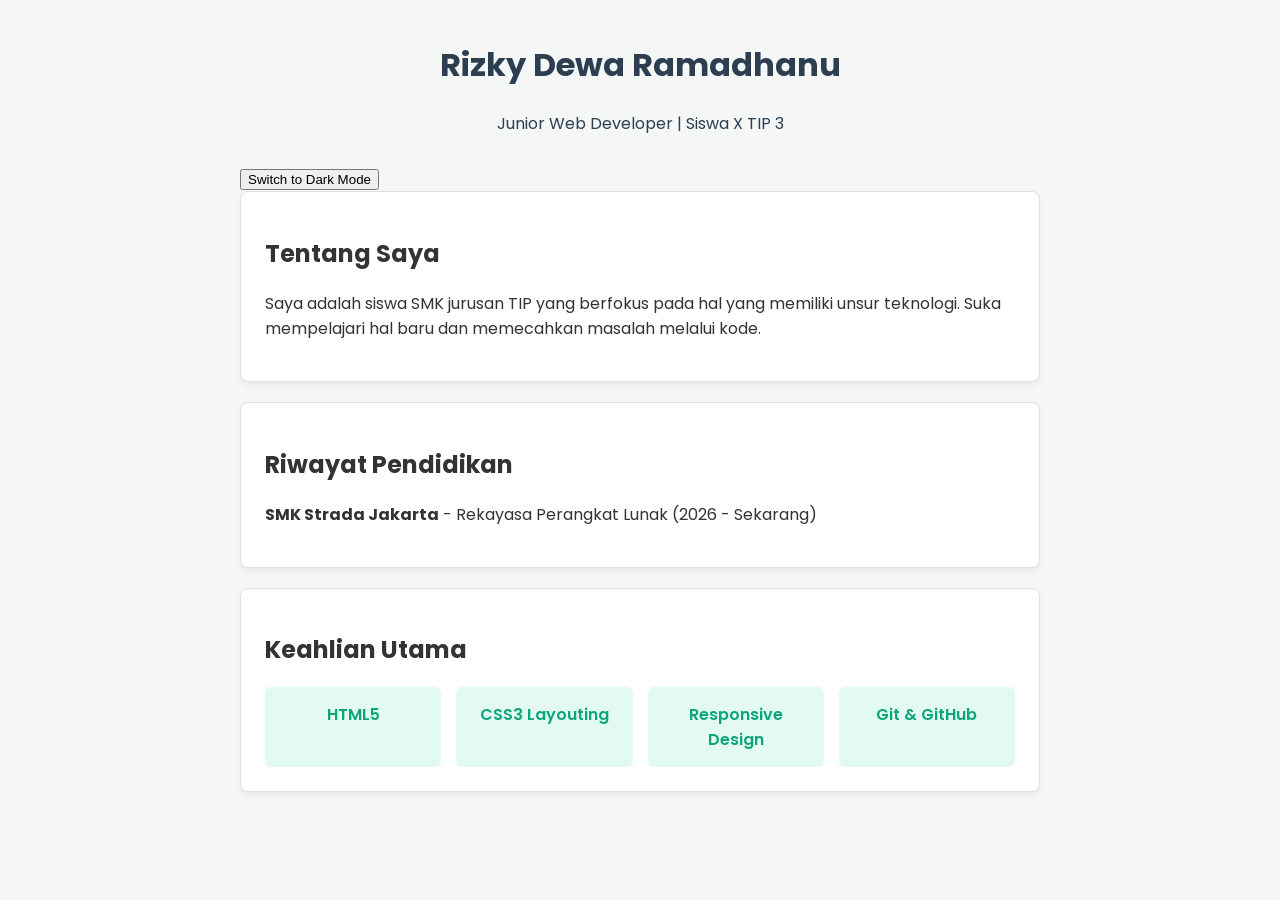
<file: Jobsheet dewa (2)/Jobsheet dewa/Dewa/Jobsheet 3/index.html>
<!DOCTYPE html>
<html lang="en">
<head>
    <meta charset="UTF-8">
    <meta name="viewport" content="width=device-width, initial-scale=1.0">
    <title>Document</title>
    <link rel="stylesheet" href="style.css">
</head>
<body>
    <div class="cv-container">
        <header class="cv-header">
            <h1>Rizky Dewa Ramadhanu</h1>
            <p>Junior Web Developer | Siswa X TIP 3</p>
        </header>
        <div class="toggle-container">
            <button class="btn-toggle" id="themeToggleBtn"> 
                Switch to Dark Mode
            </button>
        </div>
        <section class="cv-card">
            <h2>Tentang Saya</h2>
            <p>Saya adalah siswa SMK jurusan TIP yang berfokus pada hal yang memiliki unsur teknologi. Suka mempelajari hal baru dan memecahkan masalah melalui kode.</p>
        </section>
        <section class="cv-card">
            <h2>Riwayat Pendidikan</h2>
            <p><strong>SMK Strada Jakarta</strong> - Rekayasa Perangkat Lunak (2026 - Sekarang)</p>
        </section>
        <section class="cv-card">
            <h2>Keahlian Utama</h2>
            <div class="skills-container">
                <div class="skill-item">HTML5</div>
                <div class="skill-item">CSS3 Layouting</div>
                <div class="skill-item">Responsive Design</div>
                <div class="skill-item">Git & GitHub</div>
            </div>
        </section>
    </div>
    <script src="script.js"></script>
</body>
</html>
</file>
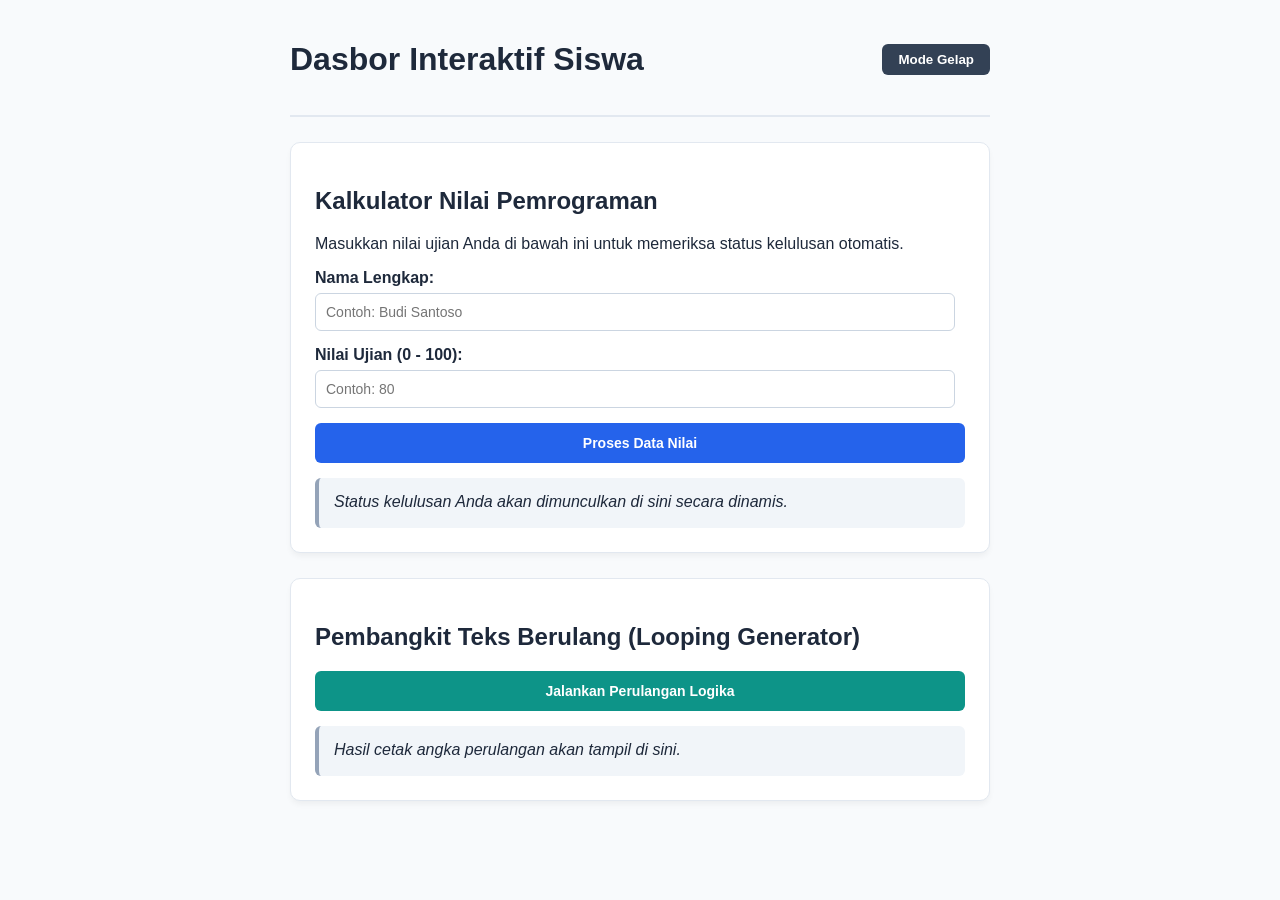
<file: Jobsheet dewa (2)/Jobsheet dewa/Dewa/Jobsheet 4/index.html>
<!DOCTYPE html>
<html lang="id">
<head>
    <meta charset="UTF-8">
    <meta name="viewport" content="width=device-width, initial-scale=1.0">
    <title>Web Interaktif JavaScript - X TIP</title>
    <link rel="stylesheet" href="style.css">
</head>
<body>

    <div class="main-container">


        <header class="web-header">
            <h1>Dasbor Interaktif Siswa</h1>
            <button id="btn-toggle" class="toggle-theme">Mode Gelap</button>
        </header>


        <section class="widget-card">
            <h2>Kalkulator Nilai Pemrograman</h2>
            <p>Masukkan nilai ujian Anda di bawah ini untuk memeriksa status kelulusan otomatis.</p>

            <div class="input-group">
                <label for="input-nama">Nama Lengkap:</label>
                <input type="text" id="input-nama" placeholder="Contoh: Budi Santoso">
            </div>

            <div class="input-group">
                <label for="input-nilai">Nilai Ujian (0 - 100):</label>
                <input type="number" id="input-nilai" placeholder="Contoh: 80">
            </div>

            <button id="btn-proses" class="action-btn">Proses Data Nilai</button>


            <div id="box-hasil" class="result-box">
                Status kelulusan Anda akan dimunculkan di sini secara dinamis.
            </div>
        </section>


        <section class="widget-card">
            <h2>Pembangkit Teks Berulang (Looping Generator)</h2>

            <button id="btn-loop" class="action-btn variant-btn">
                Jalankan Perulangan Logika
            </button>

            <div id="box-loop" class="result-box">
                Hasil cetak angka perulangan akan tampil di sini.
            </div>
        </section>

    </div>

    <script src="script.js"></script>
</body>
</html>
</file>
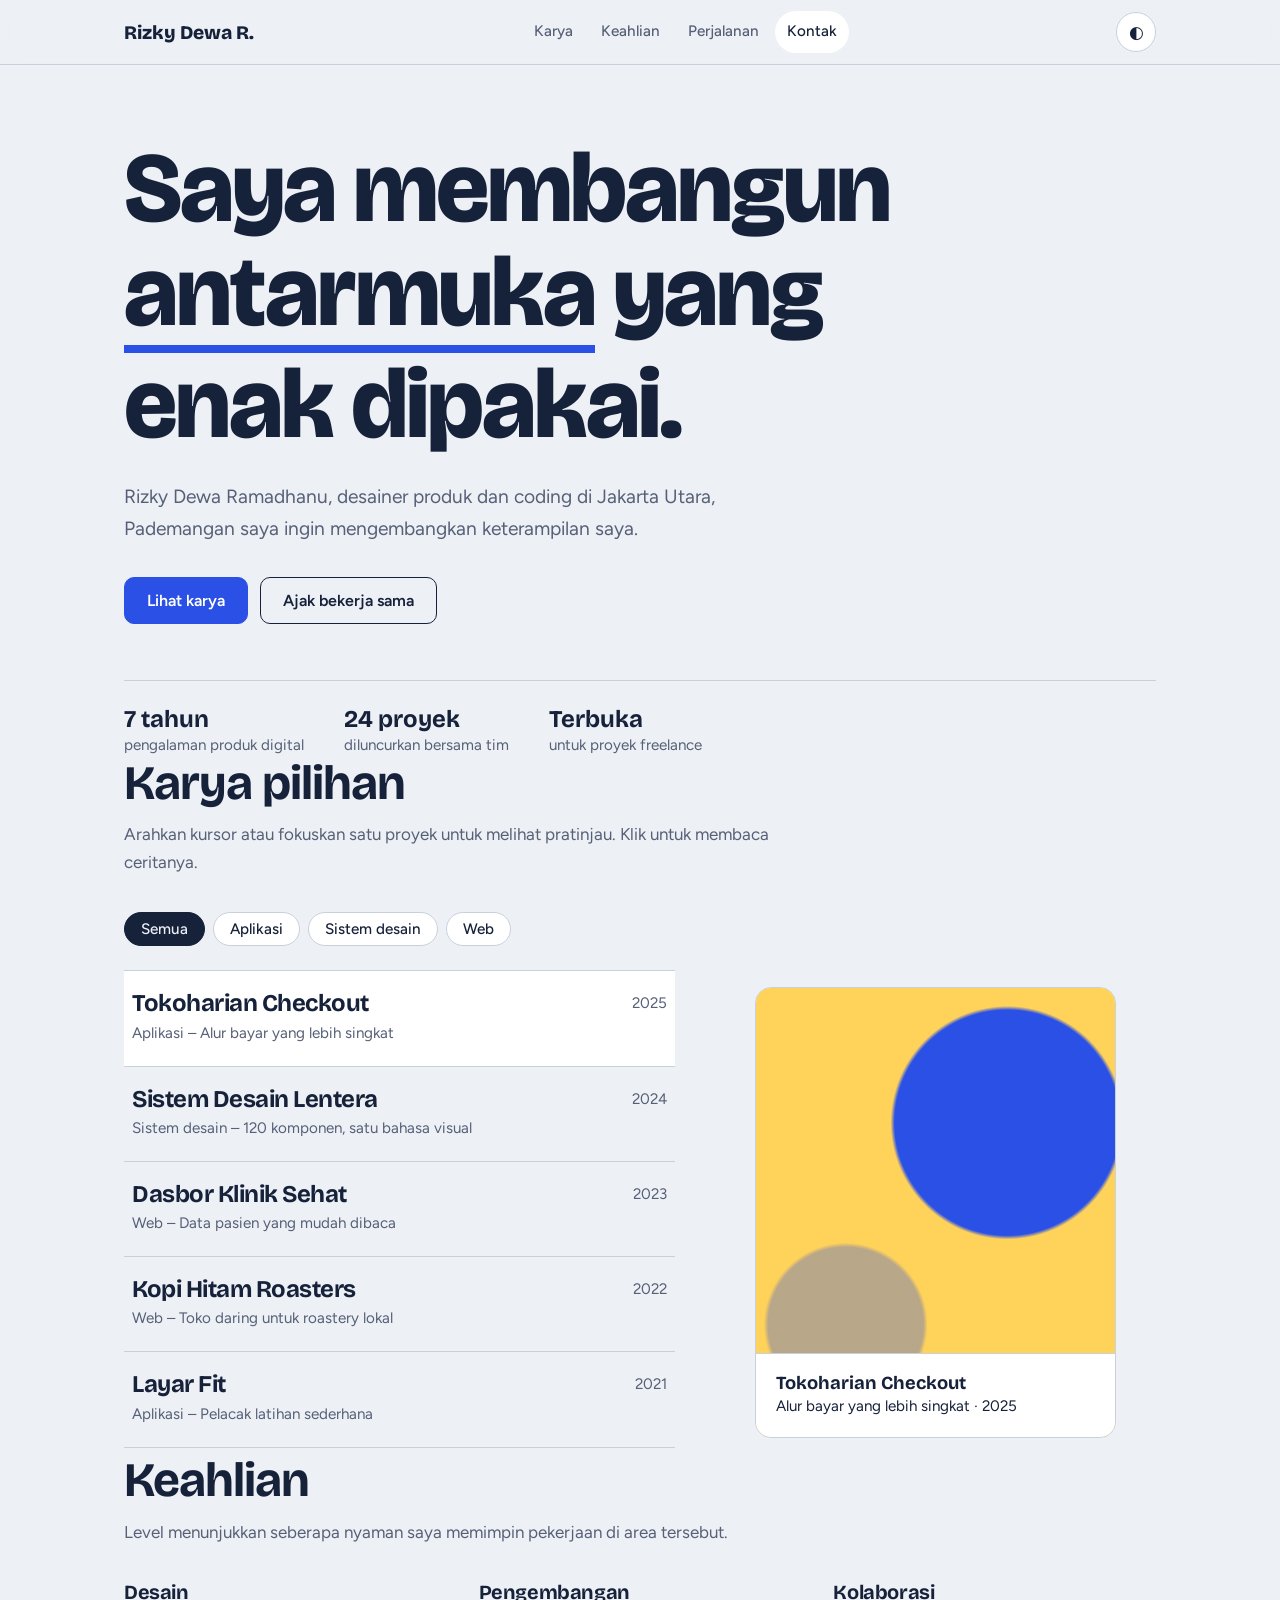
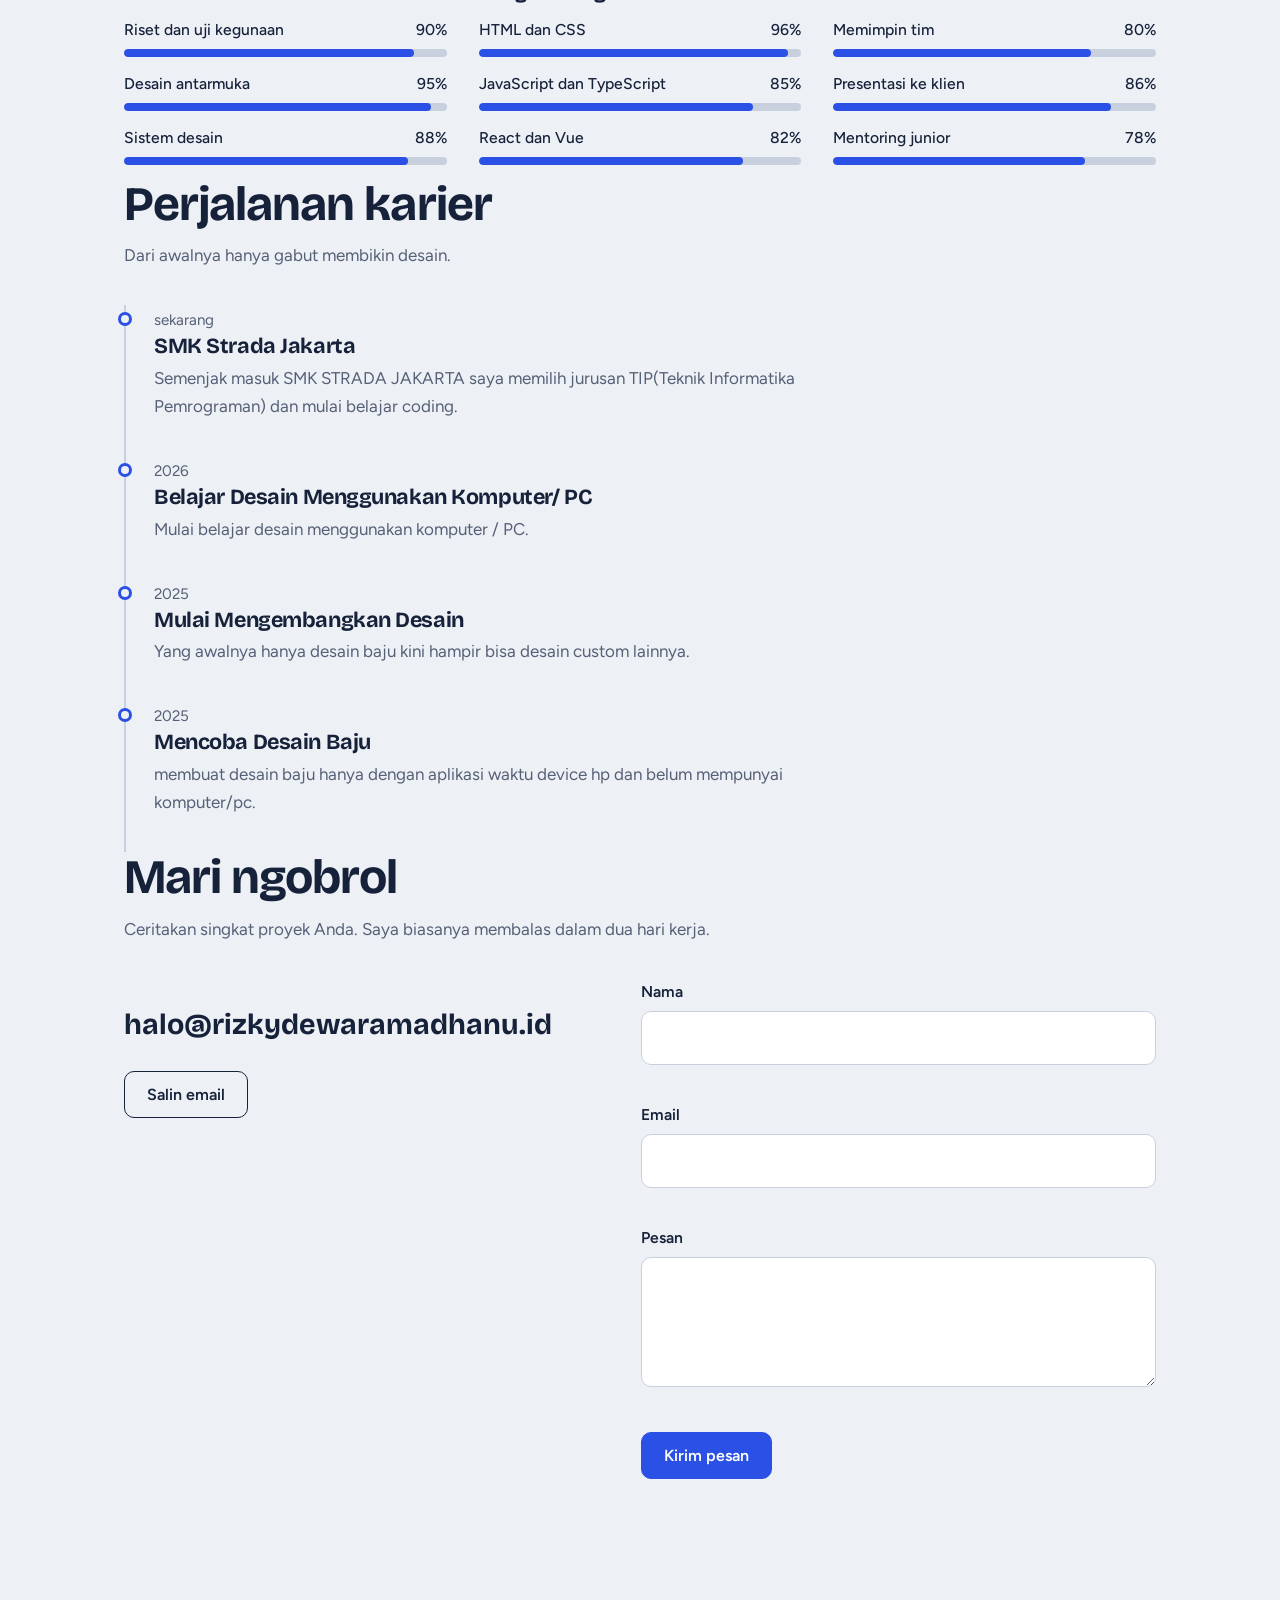
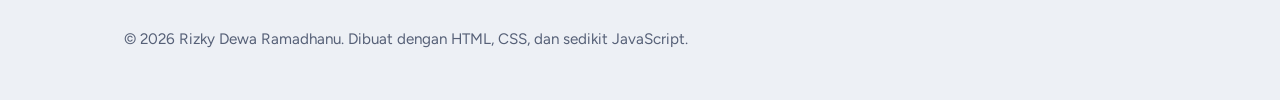
<file: Jobsheet dewa (2)/Jobsheet dewa/Dewa/Jobsheet 6/index.html>
<!DOCTYPE html>
<html lang="id">
<head>
<meta charset="utf-8">
<meta name="viewport" content="width=device-width, initial-scale=1, viewport-fit=cover">
<title>Rizky Dewa Ramadhanu – Desainer & Developer Web</title>
<link rel="preconnect" href="https://fonts.googleapis.com">
<link href="https://fonts.googleapis.com/css2?family=Bricolage+Grotesque:opsz,wght@12..96,500;12..96,700;12..96,800&family=Figtree:wght@400;500;600&display=swap" rel="stylesheet">
<style>
:root{--bg:#EDF0F5;--surface:#fff;--ink:#16213A;--muted:#566077;--line:#C9D0DD;--accent:#2B50E6;--on-accent:#fff;--hl:#FFD25A;
--display:"Bricolage Grotesque","Trebuchet MS",sans-serif;--body:"Figtree",system-ui,-apple-system,"Segoe UI",sans-serif;
box-sizing:border-box;padding-top:env(safe-area-inset-top,0px);padding-bottom:env(safe-area-inset-bottom,0px);color-scheme:light}
@media (prefers-color-scheme:dark){:root:not([data-theme="light"]){--bg:#0F1526;--surface:#172039;--ink:#E8ECF6;--muted:#9BA7C0;--line:#2A3452;--accent:#86A0FF;--on-accent:#0D1330;--hl:#FFD25A;color-scheme:dark}}
:root[data-theme="dark"]{--bg:#0F1526;--surface:#172039;--ink:#E8ECF6;--muted:#9BA7C0;--line:#2A3452;--accent:#86A0FF;--on-accent:#0D1330;--hl:#FFD25A;color-scheme:dark}
*,*::before,*::after{box-sizing:inherit}
html{scroll-behavior:smooth;scroll-padding-top:calc(72px + env(safe-area-inset-top,0px))}
body{margin:0;background:var(--bg);color:var(--ink);font:400 1.0625rem/1.65 var(--body);-webkit-font-smoothing:antialiased}
body::before{content:"";position:fixed;inset:0 0 auto;height:env(safe-area-inset-top,0px);background:var(--bg);z-index:10}
h1,h2,h3{font-family:var(--display);line-height:1.05;margin:0;letter-spacing:-.02em}
a{color:inherit}
:focus-visible{outline:3px solid var(--accent);outline-offset:3px;border-radius:4px}
.wrap{max-width:1080px;margin:0 auto;padding:0 24px}
section{padding:88px 0 0}
h2{font-size:clamp(2rem,4.5vw,3rem);font-weight:700;margin-bottom:12px}
.lead{color:var(--muted);max-width:60ch;margin:0 0 36px}
/* nav */
header{position:sticky;top:env(safe-area-inset-top,0px);z-index:20;background:color-mix(in srgb,var(--bg) 88%,transparent);backdrop-filter:blur(10px);border-bottom:1px solid var(--line)}
.nav{display:flex;align-items:center;justify-content:space-between;height:64px;gap:16px}
.logo{font:800 1.2rem var(--display);text-decoration:none}
.nav ul{display:flex;gap:4px;list-style:none;margin:0;padding:0;overflow-x:auto}
.nav li a{display:block;padding:8px 12px;border-radius:999px;text-decoration:none;font-weight:500;font-size:.95rem;color:var(--muted);white-space:nowrap}
.nav li a:hover,.nav li a.on{background:var(--surface);color:var(--ink)}
.icon-btn{border:1px solid var(--line);background:var(--surface);color:var(--ink);width:40px;height:40px;border-radius:50%;cursor:pointer;font-size:1.05rem;flex:none}
/* hero */
.hero{padding-top:72px}
.hero h1{font-size:clamp(2.6rem,8.5vw,6.2rem);font-weight:800;max-width:14ch}
.hero h1 mark{background:none;color:inherit;display:inline-block;position:relative;white-space:nowrap}
.hero h1 .role{display:inline-block;min-width:1ch;border-bottom:.09em solid var(--accent)}
.hero p{font-size:1.2rem;max-width:52ch;color:var(--muted);margin:24px 0 32px}
.cta{display:flex;flex-wrap:wrap;gap:12px}
.btn{font:600 1rem var(--body);padding:13px 22px;border-radius:10px;border:1.5px solid var(--ink);background:transparent;color:var(--ink);text-decoration:none;cursor:pointer;transition:transform .15s,background .15s}
.btn:active{transform:translateY(1px)}
.btn.main{background:var(--accent);border-color:var(--accent);color:var(--on-accent)}
.btn:hover{background:var(--surface)}.btn.main:hover{filter:brightness(1.08);background:var(--accent)}
.facts{display:flex;flex-wrap:wrap;gap:12px 40px;margin-top:56px;padding-top:24px;border-top:1px solid var(--line)}
.facts div{font-size:.95rem;color:var(--muted)}.facts b{display:block;font:700 1.5rem var(--display);color:var(--ink)}
.in{animation:in .7s cubic-bezier(.2,.7,.2,1) both}
@keyframes in{from{opacity:0;transform:translateY(18px)}}
/* projects index */
.filters{display:flex;flex-wrap:wrap;gap:8px;margin-bottom:24px}
.chip{border:1px solid var(--line);background:var(--surface);color:var(--ink);padding:7px 16px;border-radius:999px;font:500 .95rem var(--body);cursor:pointer}
.chip[aria-pressed="true"]{background:var(--ink);color:var(--bg);border-color:var(--ink)}
.work{display:grid;grid-template-columns:1.25fr 1fr;gap:40px;align-items:start}
.list{list-style:none;margin:0;padding:0;border-top:1px solid var(--line)}
.list button{all:unset;box-sizing:border-box;width:100%;display:grid;grid-template-columns:1fr auto;gap:4px 16px;padding:20px 8px;border-bottom:1px solid var(--line);cursor:pointer}
.list button:hover,.list button:focus-visible,.list button.active{background:var(--surface)}
.list button:focus-visible{outline:3px solid var(--accent);outline-offset:-3px}
.list h3{font-size:1.5rem;font-weight:700}
.list .yr,.list .tag{color:var(--muted);font-size:.95rem}
.list .tag{grid-column:1/-1}
.preview{position:sticky;top:calc(88px + env(safe-area-inset-top,0px));aspect-ratio:4/5;border-radius:16px;overflow:hidden;border:1px solid var(--line);transition:background .35s}
.preview .art{position:absolute;inset:0;transition:all .35s}
.preview figcaption{position:absolute;left:0;right:0;bottom:0;padding:18px 20px;background:var(--surface);border-top:1px solid var(--line);font-size:.95rem}
.preview figcaption b{display:block;font:700 1.15rem var(--display)}
.empty{color:var(--muted);padding:24px 8px}
/* skills */
.skills{display:grid;grid-template-columns:repeat(auto-fit,minmax(240px,1fr));gap:32px}
.skills h3{font-size:1.25rem;margin-bottom:14px}
.bar{margin-bottom:14px}
.bar label{display:flex;justify-content:space-between;font-weight:500;font-size:.98rem;margin-bottom:6px}
.track{height:8px;background:var(--line);border-radius:8px;overflow:hidden}
.fill{height:100%;width:0;background:var(--accent);border-radius:8px;transition:width 1s cubic-bezier(.2,.7,.2,1)}
/* timeline */
.tl{list-style:none;margin:0;padding:0 0 0 28px;border-left:2px solid var(--line)}
.tl li{position:relative;padding:0 0 36px}
.tl li::before{content:"";position:absolute;left:-36px;top:7px;width:14px;height:14px;border-radius:50%;background:var(--bg);border:3px solid var(--accent)}
.tl time{color:var(--muted);font-size:.95rem}
.tl h3{font-size:1.35rem;margin:2px 0 6px}
.tl p{margin:0;max-width:62ch;color:var(--muted)}
/* contact */
.contact{display:grid;grid-template-columns:1fr 1.1fr;gap:48px}
form{display:grid;gap:16px}
.f label{display:block;font-weight:600;margin-bottom:6px;font-size:.98rem}
.f input,.f textarea{width:100%;font:inherit;color:var(--ink);background:var(--surface);border:1.5px solid var(--line);border-radius:10px;padding:12px 14px}
.f textarea{min-height:130px;resize:vertical}
.f input[aria-invalid="true"],.f textarea[aria-invalid="true"]{border-color:#D6334F}
.err{color:#D6334F;font-size:.9rem;min-height:1.2em;margin-top:4px}
:root[data-theme="dark"] .err,:root[data-theme="dark"] .f [aria-invalid="true"]{color:#FF8CA0;border-color:#FF8CA0}
.status{min-height:1.5em;font-weight:500}
.mail{font:700 clamp(1.3rem,3vw,1.8rem) var(--display);word-break:break-all}
footer{padding:72px 0 48px;color:var(--muted);font-size:.95rem}
/* dialog */
dialog{border:1px solid var(--line);border-radius:18px;background:var(--surface);color:var(--ink);padding:0;width:min(640px,calc(100% - 32px));max-height:calc(100% - 48px)}
dialog::backdrop{background:rgba(10,15,30,.6)}
dialog[open]{animation:in .25s ease-out}
.d-art{height:180px}.d-body{padding:24px 28px 28px}
.d-body h3{font-size:2rem;margin-bottom:8px}
.d-body ul{padding-left:20px;color:var(--muted)}
.stack{display:flex;flex-wrap:wrap;gap:8px;margin:16px 0 22px}
.stack span{border:1px solid var(--line);border-radius:999px;padding:3px 12px;font-size:.9rem}
.d-close{position:absolute;right:12px;top:12px;background:var(--surface)}
@media (max-width:820px){.work,.contact{grid-template-columns:1fr}.preview{display:none}.nav ul{display:none}section{padding-top:64px}}
@media (prefers-reduced-motion:reduce){*{animation:none!important;transition:none!important}html{scroll-behavior:auto}}
</style>
</head>
<body>
<header><div class="wrap nav">
<a class="logo" href="#top">Rizky Dewa R.</a>
<ul id="menu"><li><a href="#karya">Karya</a></li><li><a href="#keahlian">Keahlian</a></li><li><a href="#perjalanan">Perjalanan</a></li><li><a href="#kontak">Kontak</a></li></ul>
<button class="icon-btn" id="theme" aria-label="Ganti tema terang atau gelap" title="Ganti tema">◐</button>
</div></header>

<main id="top">
<section class="hero wrap">
<h1 class="in">Saya membangun <mark><span class="role" id="role">antarmuka</span></mark> yang enak dipakai.</h1>
<p class="in" style="animation-delay:.12s">Rizky Dewa Ramadhanu, desainer produk dan coding di Jakarta Utara, Pademangan saya ingin mengembangkan keterampilan saya.</p>
<div class="cta in" style="animation-delay:.22s"><a class="btn main" href="#karya">Lihat karya</a><a class="btn" href="#kontak">Ajak bekerja sama</a></div>
<div class="facts in" style="animation-delay:.32s"><div><b>7 tahun</b>pengalaman produk digital</div><div><b>24 proyek</b>diluncurkan bersama tim</div><div><b>Terbuka</b>untuk proyek freelance</div></div>
</section>

<section class="wrap" id="karya">
<h2>Karya pilihan</h2>
<p class="lead">Arahkan kursor atau fokuskan satu proyek untuk melihat pratinjau. Klik untuk membaca ceritanya.</p>
<div class="filters" id="filters" role="group" aria-label="Filter kategori proyek"></div>
<div class="work">
<ul class="list" id="list"></ul>
<figure class="preview" id="preview" aria-live="polite"><div class="art" id="art"></div><figcaption><b id="pt"></b><span id="pd"></span></figcaption></figure>
</div>
</section>

<section class="wrap" id="keahlian">
<h2>Keahlian</h2>
<p class="lead">Level menunjukkan seberapa nyaman saya memimpin pekerjaan di area tersebut.</p>
<div class="skills" id="skills"></div>
</section>

<section class="wrap" id="perjalanan">
<h2>Perjalanan karier</h2>
<p class="lead">Dari awalnya hanya gabut membikin desain.</p>
<ol class="tl">
<li><time>sekarang</time><h3>SMK Strada Jakarta</h3><p>Semenjak masuk SMK STRADA JAKARTA saya memilih jurusan TIP(Teknik Informatika Pemrograman) dan mulai belajar coding.</p></li>
<li><time>2026</time><h3>Belajar Desain Menggunakan Komputer/ PC</h3><p>Mulai belajar desain menggunakan komputer / PC.</p></li>
<li><time>2025</time><h3>Mulai Mengembangkan Desain</h3><p>Yang awalnya hanya desain baju kini hampir bisa desain custom lainnya.</p></li>
<li><time>2025</time><h3>Mencoba Desain Baju</h3><p>membuat desain baju hanya dengan aplikasi waktu device hp dan belum mempunyai komputer/pc.</p></li>
</ol>
</section>

<section class="wrap" id="kontak">
<h2>Mari ngobrol</h2>
<p class="lead">Ceritakan singkat proyek Anda. Saya biasanya membalas dalam dua hari kerja.</p>
<div class="contact">
<div>
<p class="mail" id="mail">halo@rizkydewaramadhanu.id</p>
<button class="btn" id="copy" type="button">Salin email</button>
<p class="status" id="copyStatus" role="status"></p>
</div>
<form id="form" novalidate>
<div class="f"><label for="n">Nama</label><input id="n" name="n" autocomplete="name"><div class="err" data-for="n"></div></div>
<div class="f"><label for="e">Email</label><input id="e" name="e" type="email" autocomplete="email"><div class="err" data-for="e"></div></div>
<div class="f"><label for="m">Pesan</label><textarea id="m" name="m"></textarea><div class="err" data-for="m"></div></div>
<div><button class="btn main" type="submit">Kirim pesan</button></div>
<p class="status" id="formStatus" role="status"></p>
</form>
</div>
</section>
</main>
<footer><div class="wrap">© 2026 Rizky Dewa Ramadhanu. Dibuat dengan HTML, CSS, dan sedikit JavaScript.</div></footer>

<dialog id="dlg" aria-labelledby="dt">
<div class="d-art" id="dart"></div>
<button class="icon-btn d-close" id="close" aria-label="Tutup detail proyek">✕</button>
<div class="d-body"><h3 id="dt"></h3><p id="dp"></p><div class="stack" id="ds"></div><ul id="dl"></ul></div>
</dialog>

<script>
const P=[
{t:"Tokoharian Checkout",y:2025,c:"Aplikasi",d:"Alur bayar yang lebih singkat",s:["Figma","React","TypeScript"],a:"#2B50E6",b:"#FFD25A",sh:"circle",p:"Mendesain ulang proses pembayaran dari lima langkah menjadi dua untuk pengguna seluler.",r:["Waktu checkout turun 31%","Pembayaran gagal berkurang separuh","Komponen dipakai ulang di dua aplikasi lain"]},
{t:"Sistem Desain Lentera",y:2024,c:"Sistem desain",d:"120 komponen, satu bahasa visual",s:["Figma","Storybook","CSS"],a:"#0E8F7A",b:"#E7F5F0",sh:"grid",p:"Membangun pustaka komponen dan token desain agar tiga tim berhenti membuat tombol yang berbeda-beda.",r:["Kecepatan rilis fitur naik 40%","Skor aksesibilitas 98 di Lighthouse","Dokumentasi hidup di Storybook"]},
{t:"Dasbor Klinik Sehat",y:2023,c:"Web",d:"Data pasien yang mudah dibaca",s:["Vue","D3","Node.js"],a:"#D6334F",b:"#FFE4E8",sh:"bars",p:"Dasbor untuk staf klinik yang menampilkan antrean, jadwal dokter, dan laporan harian dalam satu layar.",r:["Waktu pendaftaran pasien turun 25%","Dipakai di 12 klinik","Mode kontras tinggi untuk layar resepsionis"]},
{t:"Kopi Hitam Roasters",y:2022,c:"Web",d:"Toko daring untuk roastery lokal",s:["Next.js","Stripe","Tailwind"],a:"#5B3A29",b:"#F3E3D3",sh:"circle",p:"Situs toko dan langganan biji kopi dengan halaman produk yang bercerita tentang asal kebun.",r:["Penjualan daring naik 2,4 kali","Skor kecepatan seluler 95","Langganan bulanan aktif dalam 3 bulan"]},
{t:"Layar Fit",y:2021,c:"Aplikasi",d:"Pelacak latihan sederhana",s:["Figma","Flutter"],a:"#7A3FF2",b:"#EBE2FF",sh:"bars",p:"Aplikasi pelacak latihan dengan onboarding tiga layar dan grafik progres mingguan.",r:["Retensi hari ke-7 mencapai 42%","Rating 4,7 di toko aplikasi","Diuji bersama 30 pengguna"]}];
const $=s=>document.querySelector(s);
const cats=["Semua",...new Set(P.map(p=>p.c))];
let cat="Semua",cur=null;
function art(el,p){const g={circle:`radial-gradient(circle at 70% 30%,${p.a} 0 28%,transparent 29%),radial-gradient(circle at 25% 75%,${p.a}55 0 18%,transparent 19%)`,grid:`repeating-linear-gradient(90deg,${p.a} 0 14px,transparent 14px 44px),repeating-linear-gradient(0deg,${p.a}33 0 14px,transparent 14px 44px)`,bars:`linear-gradient(${p.a},${p.a}) 12% 100%/16% 40% no-repeat,linear-gradient(${p.a}AA,${p.a}AA) 36% 100%/16% 65% no-repeat,linear-gradient(${p.a}77,${p.a}77) 60% 100%/16% 52% no-repeat,linear-gradient(${p.a}CC,${p.a}CC) 84% 100%/16% 82% no-repeat`}[p.sh];el.style.background=g+","+p.b}
function show(p){cur=p;art($("#art"),p);$("#pt").textContent=p.t;$("#pd").textContent=p.d+" · "+p.y;document.querySelectorAll(".list button").forEach(b=>b.classList.toggle("active",b.dataset.t===p.t))}
function render(){
const items=P.filter(p=>cat==="Semua"||p.c===cat);
const ul=$("#list");ul.innerHTML="";
if(!items.length){ul.innerHTML='<li class="empty">Belum ada proyek di kategori ini.</li>';return}
items.forEach(p=>{const li=document.createElement("li"),b=document.createElement("button");b.dataset.t=p.t;b.type="button";
b.innerHTML=`<h3>${p.t}</h3><span class="yr">${p.y}</span><span class="tag">${p.c} – ${p.d}</span>`;
b.addEventListener("mouseenter",()=>show(p));b.addEventListener("focus",()=>show(p));b.addEventListener("click",()=>open(p));
li.appendChild(b);ul.appendChild(li)});
show(items[0])}
function chips(){const f=$("#filters");cats.forEach(c=>{const b=document.createElement("button");b.className="chip";b.type="button";b.textContent=c;b.setAttribute("aria-pressed",c===cat);
b.onclick=()=>{cat=c;f.querySelectorAll(".chip").forEach(x=>x.setAttribute("aria-pressed",x===b));render()};f.appendChild(b)})}
function open(p){art($("#dart"),p);$("#dt").textContent=p.t;$("#dp").textContent=p.p;
$("#ds").innerHTML=p.s.map(x=>`<span>${x}</span>`).join("");$("#dl").innerHTML=p.r.map(x=>`<li>${x}</li>`).join("");$("#dlg").showModal()}
$("#close").onclick=()=>$("#dlg").close();
$("#dlg").addEventListener("click",e=>{if(e.target===e.currentTarget)e.currentTarget.close()});
chips();render();
/* skills */
const S={"Desain":[["Riset dan uji kegunaan",90],["Desain antarmuka",95],["Sistem desain",88]],"Pengembangan":[["HTML dan CSS",96],["JavaScript dan TypeScript",85],["React dan Vue",82]],"Kolaborasi":[["Memimpin tim",80],["Presentasi ke klien",86],["Mentoring junior",78]]};
$("#skills").innerHTML=Object.entries(S).map(([k,v])=>`<div><h3>${k}</h3>${v.map(([n,l])=>`<div class="bar"><label><span>${n}</span><span>${l}%</span></label><div class="track" role="img" aria-label="${n} ${l} persen"><div class="fill" data-w="${l}"></div></div></div>`).join("")}</div>`).join("");
const io=new IntersectionObserver(es=>es.forEach(e=>{if(e.isIntersecting){e.target.querySelectorAll(".fill").forEach(f=>f.style.width=f.dataset.w+"%");io.unobserve(e.target)}}),{threshold:.3});
io.observe($("#skills"));
/* rotating role */
const roles=["antarmuka","produk digital","sistem desain","situs web"];let ri=0;
if(!matchMedia("(prefers-reduced-motion:reduce)").matches)setInterval(()=>{ri=(ri+1)%roles.length;$("#role").textContent=roles[ri]},2400);
/* active nav */
const links=[...document.querySelectorAll("#menu a")];
const so=new IntersectionObserver(es=>es.forEach(e=>{if(e.isIntersecting)links.forEach(a=>a.classList.toggle("on",a.getAttribute("href")==="#"+e.target.id))}),{rootMargin:"-40% 0px -55% 0px"});
document.querySelectorAll("main section[id]").forEach(s=>so.observe(s));
/* theme */
const root=document.documentElement;
try{const t=localStorage.getItem("theme");if(t)root.dataset.theme=t}catch(e){}
$("#theme").onclick=()=>{const dark=root.dataset.theme?root.dataset.theme==="dark":matchMedia("(prefers-color-scheme:dark)").matches;
root.dataset.theme=dark?"light":"dark";try{localStorage.setItem("theme",root.dataset.theme)}catch(e){}};
/* copy email */
$("#copy").onclick=async()=>{const t=$("#mail").textContent,s=$("#copyStatus");
try{await navigator.clipboard.writeText(t);s.textContent="Email disalin."}catch(e){s.textContent="Salin manual: "+t}};
/* form */
const rules={n:v=>v.trim().length<2&&"Isi nama Anda, minimal 2 huruf.",e:v=>!/^[^\s@]+@[^\s@]+\.[^\s@]+$/.test(v)&&"Masukkan email yang valid, misalnya nama@contoh.com.",m:v=>v.trim().length<10&&"Tulis pesan minimal 10 karakter."};
function check(id){const el=document.getElementById(id),msg=rules[id](el.value);el.setAttribute("aria-invalid",!!msg);document.querySelector(`.err[data-for="${id}"]`).textContent=msg||"";return !msg}
Object.keys(rules).forEach(id=>document.getElementById(id).addEventListener("blur",()=>check(id)));
$("#form").addEventListener("submit",e=>{e.preventDefault();const ok=Object.keys(rules).map(check).every(Boolean),s=$("#formStatus");
if(!ok){s.textContent="Periksa kolom yang ditandai.";return}
const n=$("#n").value.trim(),m=$("#m").value.trim(),em=$("#e").value.trim();
s.textContent="Membuka aplikasi email Anda dengan pesan yang sudah terisi.";
location.href=`mailto:halo@rizkydewaramadhanu.id?subject=${encodeURIComponent("Halo dari "+n)}&body=${encodeURIComponent(m+"\n\n"+n+" ("+em+")")}`});
</script>
</body>
</html>
</file>
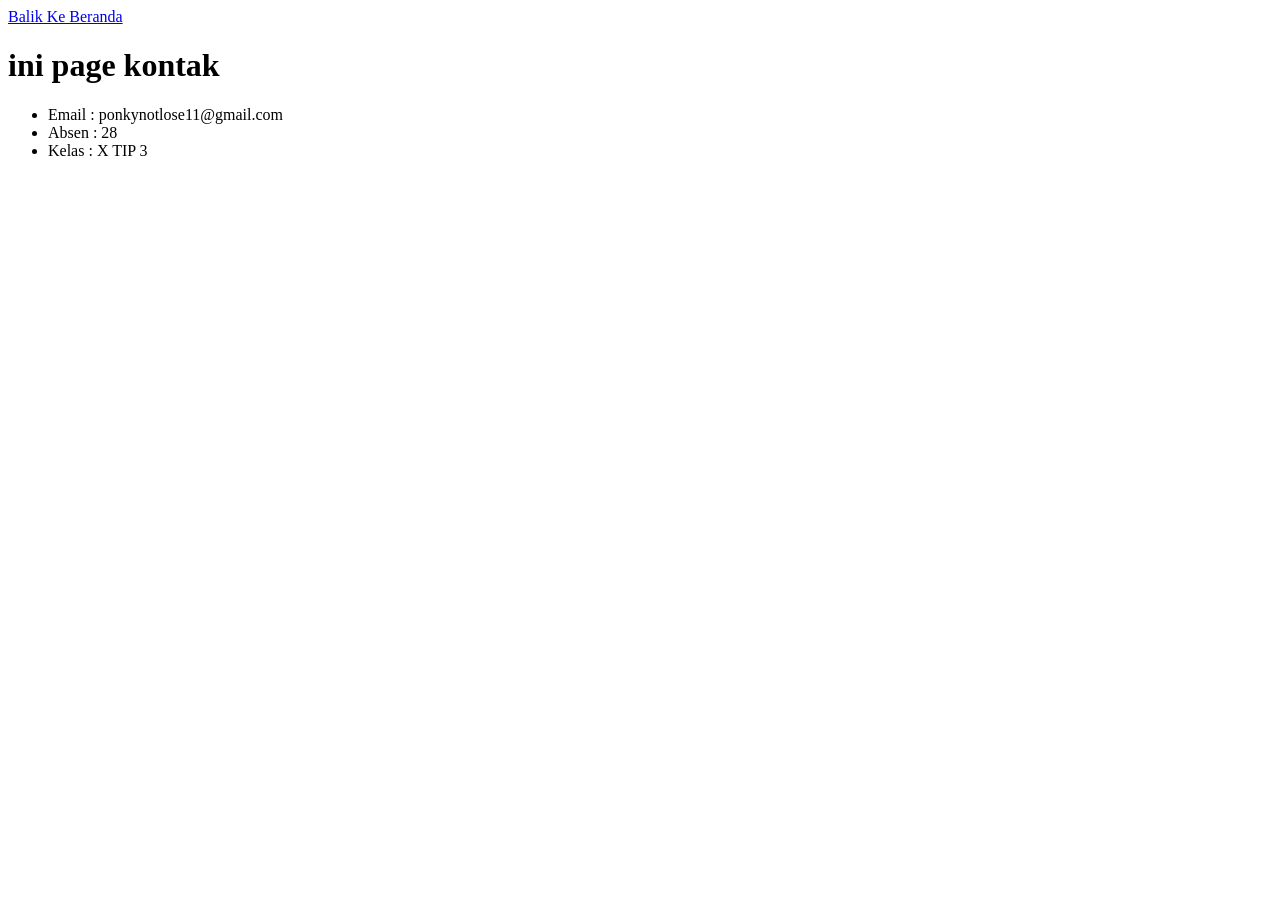
<file: Jobsheet dewa (2)/Jobsheet dewa/Dewa/Jobsheet 2/Kontak.html>
<!DOCTYPE html>
<html lang="en">
<head>
    <meta charset="UTF-8">
    <meta name="viewport" content="width=device-width, initial-scale=1.0">
    <title>Page Kontak</title>
</head>
<body>
    <a href="Index.html">Balik Ke Beranda</a>
    <header>
        <h1>
            ini page kontak
        </h1>
    </header>
    <ul>
        <li>
            Email : ponkynotlose11@gmail.com
        </li>
        <li>
            Absen : 28
        </li>
        <li>
            Kelas : X TIP 3
        </li>
    </ul>
    
</body>
</html>
</file>
<file: Jobsheet dewa (2)/Jobsheet dewa/Dewa/Jobsheet 3/style.css>
@import url('https://fonts.googleapis.com/css2?family=Poppins:wght@300;400;600&display=swap');

body {
    background-color: #f4f7f6;
    font-family: 'Poppins', sans-serif;
    color: #333333;
    margin: 0;
    padding: 20px;
}

.cv-container {
    max-width: 800px;
    margin: 0 auto;
}

.cv-header {
    text-align: center;
    margin-bottom: 30px;
    color: #2c3e50;
}

.cv-card {
    background-color: #ffffff;
    padding: 24px;
    margin-bottom: 20px;
    border: 1px solid #e0e0e0;
    border-radius: 8px;
    box-shadow: 0 4px 6px rgba(0,0,0,0.05);
}

.skills-container {
    display: flex;
    justify-content: space-between;
    flex-wrap: wrap;
    gap: 15px;
}

.skill-item {
    flex: 1;
    min-width: 120px;
    background-color: #e3faf2;
    color: #0ca678;
    font-weight: 600;
    padding: 15px;
    text-align: center;
    border-radius: 6px;
}

@media (max-width: 600px) {
    .skills-container {
        flex-direction: column;
    }
    body {
        padding: 10px;
    }
    .cv-card {
        padding: 15px;
    }
}

@media (prefers-color-scheme: dark) {
    body {
        background-color: #1a1a1a;
        color: #f5f5f5;
    }
    .cv-card {
        background-color: #2d2d2d;
        border-color: #404040;
        box-shadow: 0 4px 6px rgba(0,0,0,0.3);
    }
    .cv-header h1 {
        color: #ffffff;
    }
}


body.dark-theme {
    background-color: #1a1a1a; 
    color: #ffffff;            
}


body.dark-theme .cv-card {
    background-color: #2d2d2d;
    border-color: #444444;
}
body.dark-theme h1,
body.dark-theme h2,
body.dark-theme h3,
body.dark-theme h4,
body.dark-theme p,
body.dark-theme .main-title,
body.dark-theme .desc-text,
body.dark-theme .item-title,
body.dark-theme .item-desc,
body.dark-theme .section-title,
body.dark-theme .section-subtitle,
body.dark-theme .contact-text {
    color: #ffffff !important; 
}


body.dark-theme .section-title {
    border-bottom: 2px solid #444444; 
}


body.dark-theme .item-date {
    color: #cccccc !important;  
}


body.dark-theme .skill-item {
    background-color: #1e3d37;  
}


body.dark-theme .skill-name {
    color: #12b886 !important; 
}


body.dark-theme .skill-desc {
    color: #e0e0e0 !important; 
}


body.dark-theme .btn-toggle {
    background-color: #f4f7f6;
    color: #1a1a1a;
}




@media (prefers-color-scheme: dark) {
    body:not(.light-theme) {
        background-color: #1a1a1a;
        color: #ffffff;
    }
    body:not(.light-theme) .cv-card {
        background-color: #2d2d2d;
        border-color: #444444;
    }
    body:not(.light-theme) h1,
    body:not(.light-theme) h2,
    body:not(.light-theme) h3,
    body:not(.light-theme) h4,
    body:not(.light-theme) p,
    body:not(.light-theme) .main-title,
    body:not(.light-theme) .desc-text,
    body:not(.light-theme) .item-title,
    body:not(.light-theme) .item-desc,
    body:not(.light-theme) .section-title,
    body:not(.light-theme) .section-subtitle,
    body:not(.light-theme) .contact-text {
        color: #ffffff !important;
    }
    body:not(.light-theme) .section-title {
        border-bottom: 2px solid #444444;
    }
    body:not(.light-theme) .item-date {
        color: #cccccc !important;
    }
    body:not(.light-theme) .skill-item {
        background-color: #1e3d37;
    }
    body:not(.light-theme) .skill-name {
        color: #12b886 !important;
    }
    body:not(.light-theme) .skill-desc {
        color: #e0e0e0 !important;
    }
    body:not(.light-theme) .btn-toggle {
        background-color: #f4f7f6;
        color: #1a1a1a;
    }
}
</file>
<file: Jobsheet dewa (2)/Jobsheet dewa/Dewa/Jobsheet 4/style.css>
body {
    background-color: #f8fafc;
    color: #1e293b;
    margin: 0;
    padding: 20px;
    transition:
        background-color 0.3s ease,
        color 0.3s ease;
}

.main-container {
    font-family: "Jetbrains Mono", sans-serif;
}

body.dark-theme {
    background-color: #0f172a;
    color: #f1f5f9;
}

.main-container {
    max-width: 700px;
    margin: 0 auto;
}

.web-header {
    display: flex;
    justify-content: space-between;
    align-items: center;
    margin-bottom: 25px;
    border-bottom: 2px solid #e2e8f0;
    padding-bottom: 15px;
}

.toggle-theme {
    background-color: #334155;
    color: #fff;
    border: none;
    padding: 8px 16px;
    border-radius: 6px;
    cursor: pointer;
    font-weight: 600;
}

.toggle-theme {
    font-family: "Jetbrains Mono", sans-serif;
}

.widget-card {
    background-color: #ffffff;
    padding: 24px;
    margin-bottom: 25px;
    border: 1px solid #e2e8f0;
    border-radius: 10px;
    box-shadow: 0 4px 6px -1px rgba(0, 0, 0, 0.05);
    transition: background-color 0.3s ease;
}
body.dark-theme .widget-card {
    background-color: #1e293b;
    border-color: #334155;
}

.input-group {
    margin-bottom: 15px;
}

.input-group label {
    display: block;
    margin-bottom: 6px;
    font-weight: 600;
}

.input-group input {
    width: 95%;
    padding: 10px;
    border: 1px solid #cbd5e1;
    border-radius: 6px;
    font-size: 14px;
}

body.dark-theme .input-group input {
    background-color: #334155;
    color: white;
    border-color: #475569;
}

.action-btn {
    background-color: #2563eb;
    color: white;
    border: none;
    padding: 12px 20px;
    font-size: 14px;
    font-weight: 600;
    border-radius: 6px;
    cursor: pointer;
    width: 100%;
    margin-bottom: 15px;
}

.action-btn:hover {
    background-color: #1d4ed8;
}

.variant-btn {
    background-color: #0d9488;
}

.variant-btn:hover {
    background-color: #0f766e;
}

.result-box {
    background-color: #f1f5f9;
    padding: 15px;
    border-radius: 6px;
    border-left: 4px solid #94a3b8;
    font-style: italic;
    min-height: 20px;
}

body.dark-theme .result-box {
    background-color: #334155;
    border-left-color: #64748b;
}
</file>
